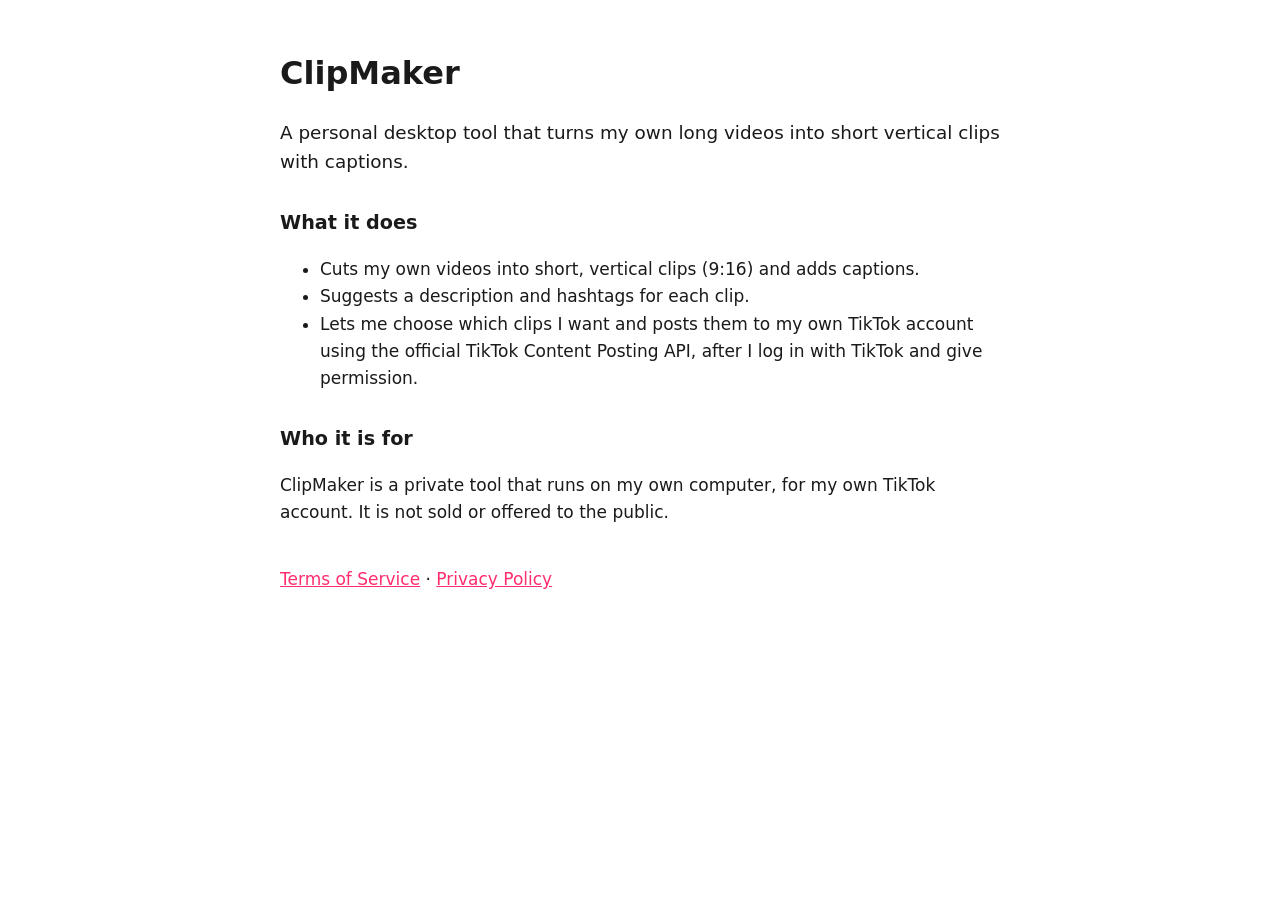
<file: index.html>
<!doctype html>
<html lang="en">
<head>
<meta charset="utf-8">
<meta name="viewport" content="width=device-width, initial-scale=1">
<title>ClipMaker</title>
<link rel="stylesheet" href="style.css">
</head>
<body>
<main>
  <h1>ClipMaker</h1>
  <p class="lead">A personal desktop tool that turns my own long videos into short vertical clips with captions.</p>

  <h2>What it does</h2>
  <ul>
    <li>Cuts my own videos into short, vertical clips (9:16) and adds captions.</li>
    <li>Suggests a description and hashtags for each clip.</li>
    <li>Lets me choose which clips I want and posts them to my own TikTok account using the official TikTok Content Posting API, after I log in with TikTok and give permission.</li>
  </ul>

  <h2>Who it is for</h2>
  <p>ClipMaker is a private tool that runs on my own computer, for my own TikTok account. It is not sold or offered to the public.</p>

  <p class="links"><a href="terms.html">Terms of Service</a> · <a href="privacy.html">Privacy Policy</a></p>
</main>
</body>
</html>
</file>
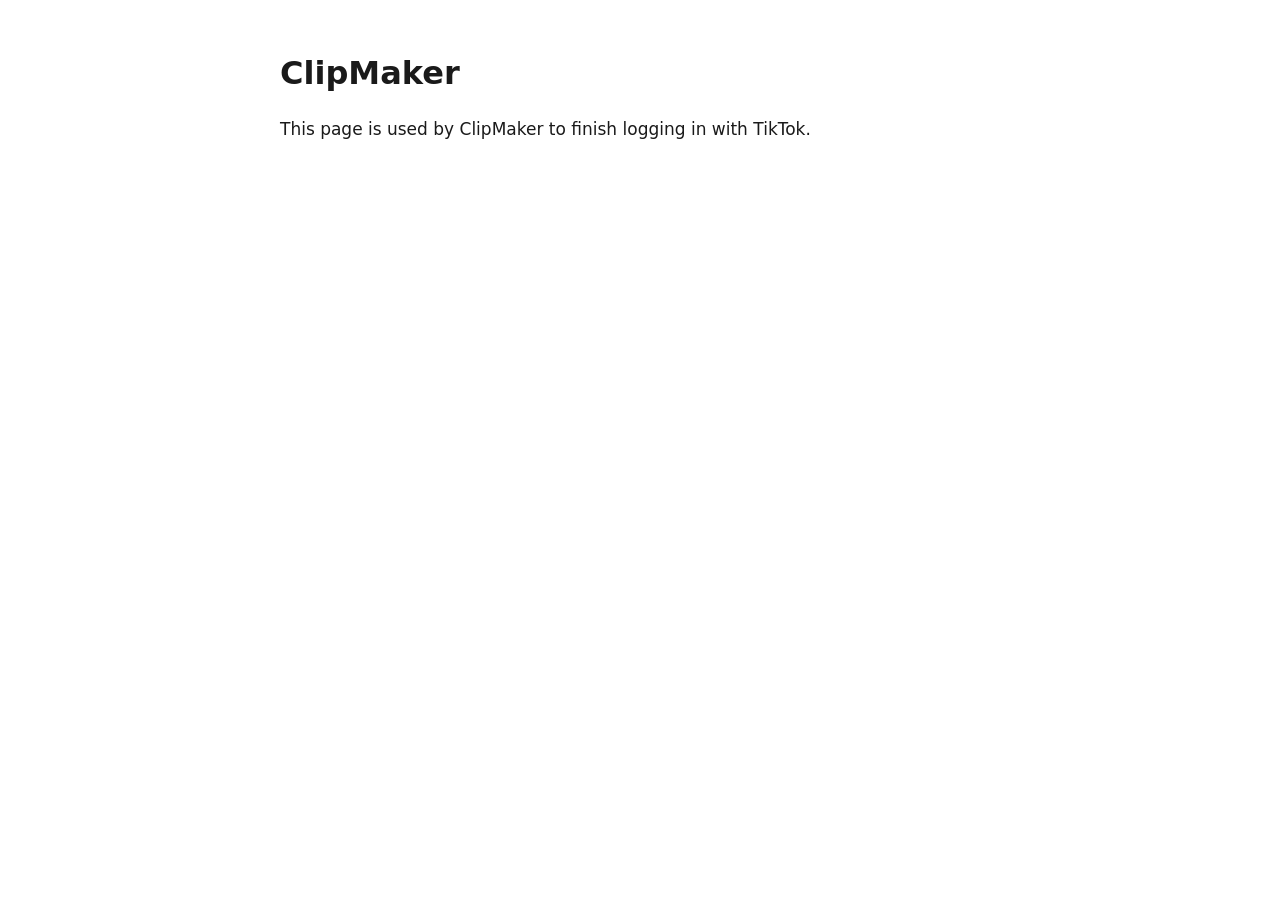
<file: callback.html>
<!doctype html>
<html lang="en">
<head>
<meta charset="utf-8">
<meta name="viewport" content="width=device-width, initial-scale=1">
<title>ClipMaker – Login</title>
<link rel="stylesheet" href="style.css">
</head>
<body>
<main>
  <h1>ClipMaker</h1>
  <p id="msg">Returning to ClipMaker…</p>
  <p id="fallback" hidden><a id="link" href="#">Click here if nothing happens.</a></p>
</main>
<script>
  // TikTok sends the login result here; pass it on unchanged to the ClipMaker app running on this computer.
  var target = "http://127.0.0.1:3455/callback/" + window.location.search;
  if (window.location.search) {
    document.getElementById("link").href = target;
    document.getElementById("fallback").hidden = false;
    window.location.replace(target);
  } else {
    document.getElementById("msg").textContent = "This page is used by ClipMaker to finish logging in with TikTok.";
  }
</script>
</body>
</html>
</file>
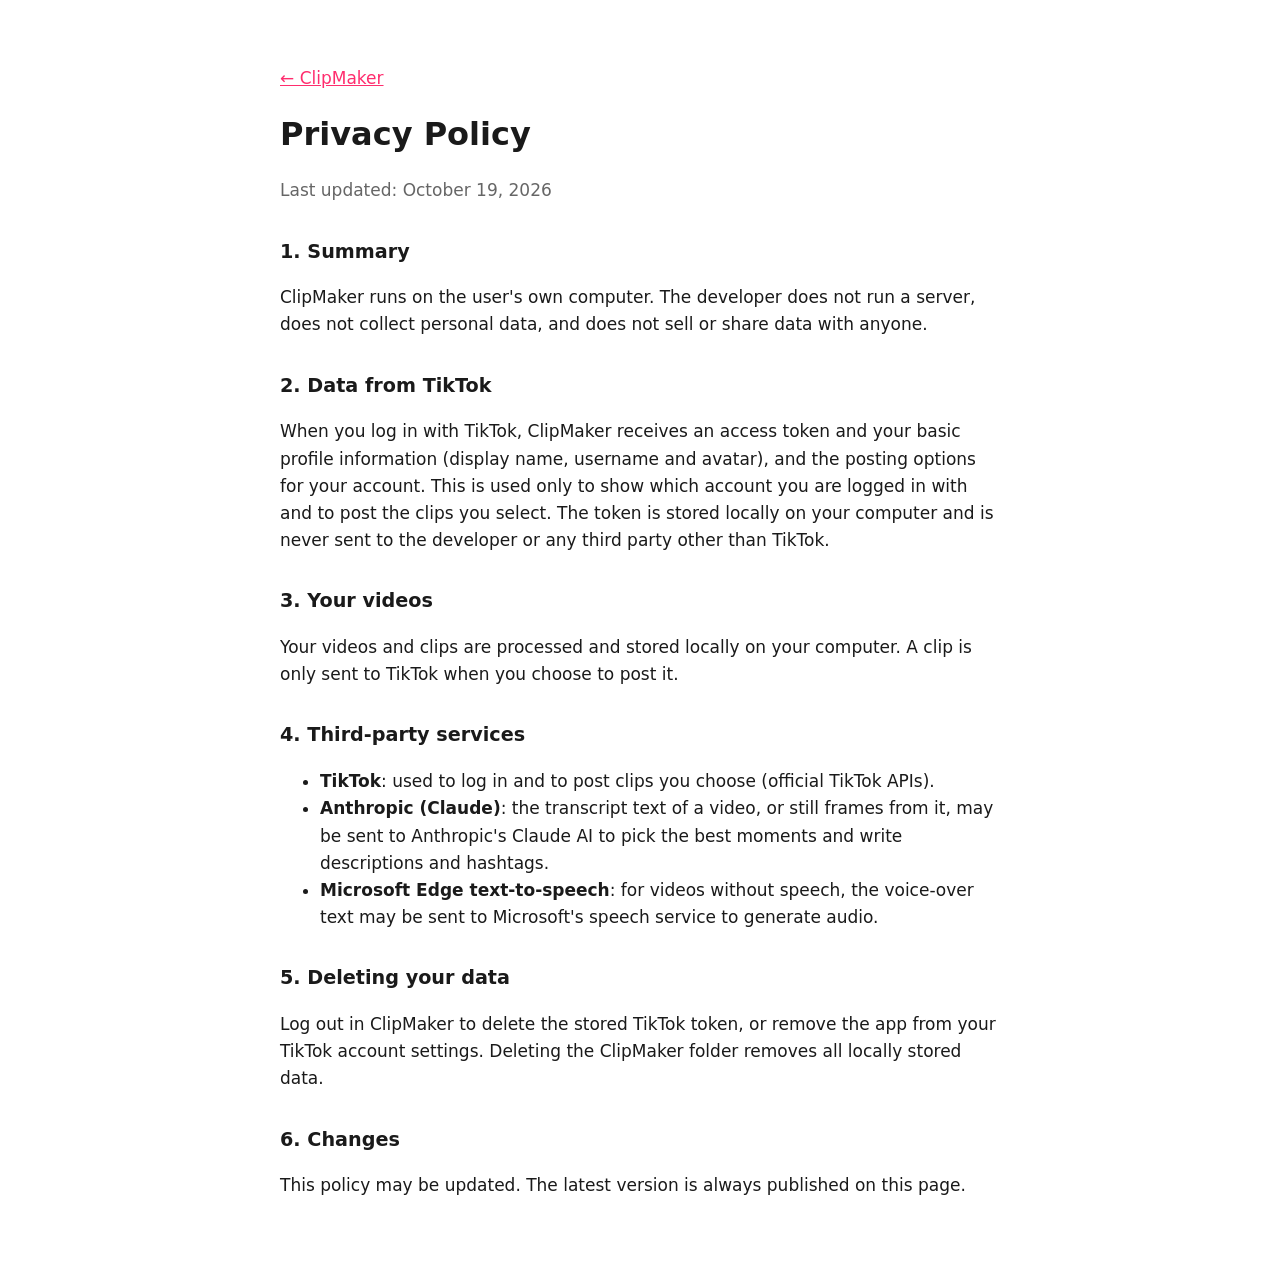
<file: privacy.html>
<!doctype html>
<html lang="en">
<head>
<meta charset="utf-8">
<meta name="viewport" content="width=device-width, initial-scale=1">
<title>ClipMaker – Privacy Policy</title>
<link rel="stylesheet" href="style.css">
</head>
<body>
<main>
  <p><a href="index.html">← ClipMaker</a></p>
  <h1>Privacy Policy</h1>
  <p class="muted">Last updated: October 19, 2026</p>

  <h2>1. Summary</h2>
  <p>ClipMaker runs on the user's own computer. The developer does not run a server, does not collect personal data, and does not sell or share data with anyone.</p>

  <h2>2. Data from TikTok</h2>
  <p>When you log in with TikTok, ClipMaker receives an access token and your basic profile information (display name, username and avatar), and the posting options for your account. This is used only to show which account you are logged in with and to post the clips you select. The token is stored locally on your computer and is never sent to the developer or any third party other than TikTok.</p>

  <h2>3. Your videos</h2>
  <p>Your videos and clips are processed and stored locally on your computer. A clip is only sent to TikTok when you choose to post it.</p>

  <h2>4. Third-party services</h2>
  <ul>
    <li><strong>TikTok</strong>: used to log in and to post clips you choose (official TikTok APIs).</li>
    <li><strong>Anthropic (Claude)</strong>: the transcript text of a video, or still frames from it, may be sent to Anthropic's Claude AI to pick the best moments and write descriptions and hashtags.</li>
    <li><strong>Microsoft Edge text-to-speech</strong>: for videos without speech, the voice-over text may be sent to Microsoft's speech service to generate audio.</li>
  </ul>

  <h2>5. Deleting your data</h2>
  <p>Log out in ClipMaker to delete the stored TikTok token, or remove the app from your TikTok account settings. Deleting the ClipMaker folder removes all locally stored data.</p>

  <h2>6. Changes</h2>
  <p>This policy may be updated. The latest version is always published on this page.</p>
</main>
</body>
</html>
</file>
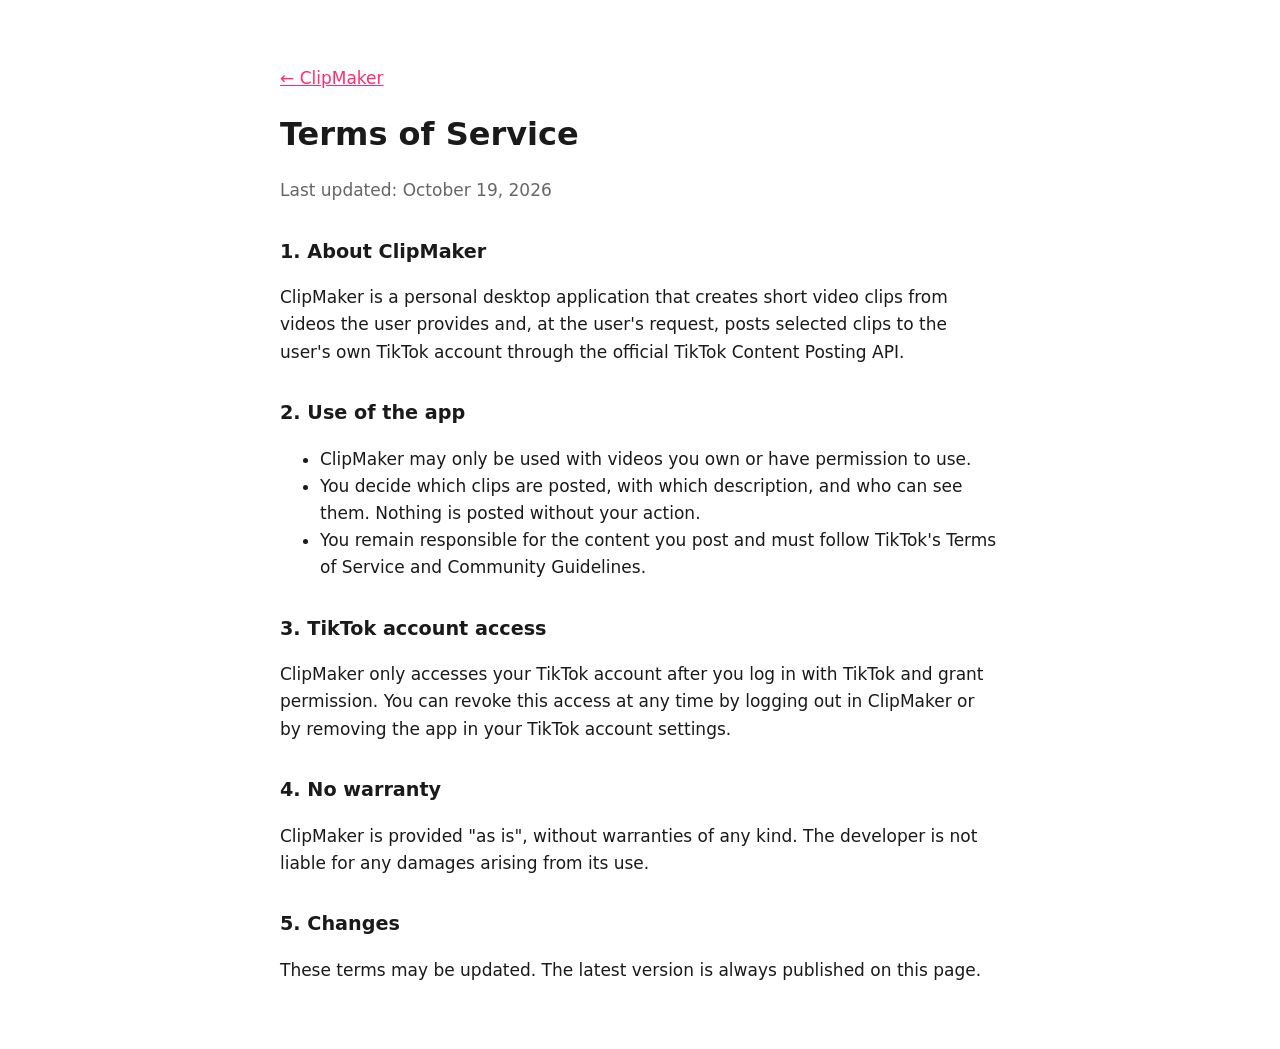
<file: terms.html>
<!doctype html>
<html lang="en">
<head>
<meta charset="utf-8">
<meta name="viewport" content="width=device-width, initial-scale=1">
<title>ClipMaker – Terms of Service</title>
<link rel="stylesheet" href="style.css">
</head>
<body>
<main>
  <p><a href="index.html">← ClipMaker</a></p>
  <h1>Terms of Service</h1>
  <p class="muted">Last updated: October 19, 2026</p>

  <h2>1. About ClipMaker</h2>
  <p>ClipMaker is a personal desktop application that creates short video clips from videos the user provides and, at the user's request, posts selected clips to the user's own TikTok account through the official TikTok Content Posting API.</p>

  <h2>2. Use of the app</h2>
  <ul>
    <li>ClipMaker may only be used with videos you own or have permission to use.</li>
    <li>You decide which clips are posted, with which description, and who can see them. Nothing is posted without your action.</li>
    <li>You remain responsible for the content you post and must follow TikTok's Terms of Service and Community Guidelines.</li>
  </ul>

  <h2>3. TikTok account access</h2>
  <p>ClipMaker only accesses your TikTok account after you log in with TikTok and grant permission. You can revoke this access at any time by logging out in ClipMaker or by removing the app in your TikTok account settings.</p>

  <h2>4. No warranty</h2>
  <p>ClipMaker is provided "as is", without warranties of any kind. The developer is not liable for any damages arising from its use.</p>

  <h2>5. Changes</h2>
  <p>These terms may be updated. The latest version is always published on this page.</p>
</main>
</body>
</html>
</file>
<file: style.css>
:root { --bg: #ffffff; --fg: #1a1a1a; --muted: #666; --accent: #ff2d6e; }
@media (prefers-color-scheme: dark) { :root { --bg: #121212; --fg: #eeeeee; --muted: #9a9a9a; } }
body { margin: 0; background: var(--bg); color: var(--fg); font: 17px/1.6 system-ui, -apple-system, "Segoe UI", sans-serif; }
main { max-width: 720px; margin: 0 auto; padding: 48px 16px; }
h1 { font-size: 2rem; margin: 0 0 8px; }
h2 { font-size: 1.2rem; margin-top: 32px; }
a { color: var(--accent); }
.lead { font-size: 1.15rem; }
.muted { color: var(--muted); }
.links { margin-top: 40px; }
</file>
